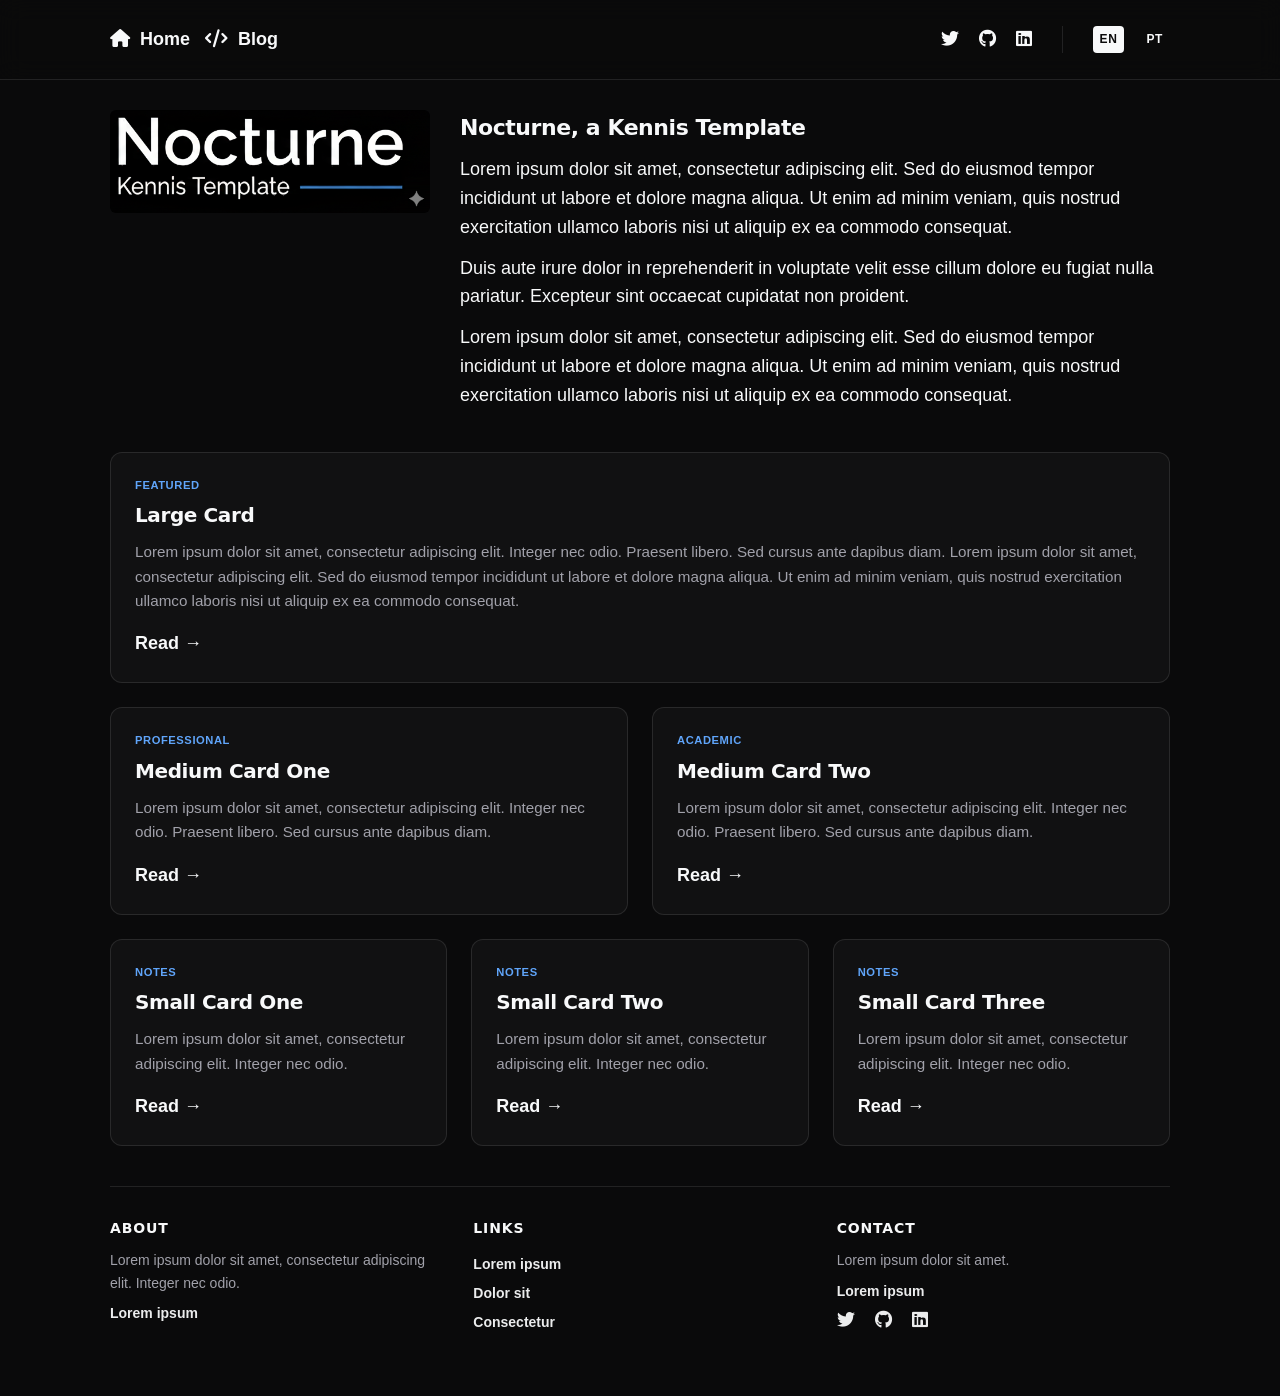
<file: templates/nocturne/demo/index.html>
<!DOCTYPE html>
<html lang="en">

<head>
    <meta charset="UTF-8">
    <meta name="viewport" content="width=device-width, initial-scale=1.0">
    <title>Nocturne - Premium Kennis Template</title>
    <meta name="description"
        content="Nocturne is a sleek, modern multilingual blog template for the Kennis Static Site Generator. Built for speed and elegance.">
    <meta name="keywords" content="Kennis, Static Site Generator, Blog Template, Multilingual, Nocturne">

    <!-- Open Graph / Facebook -->
    <meta property="og:type" content="website">
    <meta property="og:title" content="Nocturne - Premium Kennis Template">
    <meta property="og:description"
        content="Nocturne is a sleek, modern multilingual blog template for the Kennis Static Site Generator.">
    <meta property="og:image" content="assets/images/logo.png">

    <link rel="preconnect" href="https://fonts.googleapis.com">
    <link rel="preconnect" href="https://fonts.gstatic.com" crossorigin>
    <link rel="stylesheet" href="https://cdnjs.cloudflare.com/ajax/libs/font-awesome/6.4.0/css/all.min.css">
    <link rel="stylesheet" href="assets/css/styles.css">
</head>

<body>
    <!-- Header -->
    <header class="header">
        <div class="header-inner">
            <div class="header-left">
                <nav class="header-nav">
                    <i class="fas fa-home"></i><a href="index.html">Home</a>
                    <i class="fa-solid fa-code"></i><a href="blog.html">Blog</a>
                </nav>
            </div>
            <div class="header-right">
                <div class="social-links">
                    <a href="#" title="X"><i class="fa-brands fa-twitter"></i></a>
                    <a href="https://github.com/fernandoprass/nocturne" title="GitHub" target="_blank"><i
                            class="fab fa-github"></i></a>
                    <a href="#" title="LinkedIn"><i class="fab fa-linkedin"></i></a>
                </div>
                <div class="lang-links">
                    <a href="#en" class="lang-link active">EN</a>
                    <a href="#pt" class="lang-link">PT</a>
                </div>
            </div>
        </div>
    </header>

    <main class="page-container">
        <section class="page">
            <div class="page-left">
                <img src="assets/images/logo.png"
                    alt="Nocturne Template Logo - A Multilingual Static Site Generator Theme">
            </div>
            <div class="page-right">
                <h1>Nocturne, a Kennis Template</h1>
                <p>
                    Lorem ipsum dolor sit amet, consectetur adipiscing elit. Sed do eiusmod tempor incididunt ut labore
                    et dolore magna aliqua.
                    Ut enim ad minim veniam, quis nostrud exercitation ullamco laboris nisi ut aliquip ex ea commodo
                    consequat.
                </p>
                <p>
                    Duis aute irure dolor in reprehenderit in voluptate velit esse cillum dolore eu fugiat nulla
                    pariatur. Excepteur sint occaecat cupidatat non proident.
                </p>
                <p>
                    Lorem ipsum dolor sit amet, consectetur adipiscing elit. Sed do eiusmod tempor incididunt ut labore
                    et dolore magna aliqua.
                    Ut enim ad minim veniam, quis nostrud exercitation ullamco laboris nisi ut aliquip ex ea commodo
                    consequat.
                </p>
            </div>
        </section>

        <section class="card">
            <article class="card-large">
                <span class="card-category">Featured</span>
                <h2 class="card-title">Large Card</h2>
                <p class="card-resume">Lorem ipsum dolor sit amet, consectetur adipiscing
                    elit. Integer nec odio. Praesent libero. Sed cursus ante dapibus diam. Lorem ipsum dolor sit amet,
                    consectetur adipiscing elit. Sed do eiusmod tempor incididunt ut labore et dolore magna aliqua.
                    Ut enim ad minim veniam, quis nostrud exercitation ullamco laboris nisi ut aliquip ex ea commodo
                    consequat.
                </p>
                <p><a href="blog.html">Read →</a></p>
            </article>

            <article class="card-medium">
                <span class="card-category">Professional</span>
                <h3 class="card-title">Medium Card One</h3>
                <p class="card-resume">Lorem ipsum dolor sit amet, consectetur adipiscing elit. Integer nec odio.
                    Praesent libero. Sed cursus ante dapibus diam.</p>
                <p><a href="blog.html">Read →</a></p>
            </article>

            <article class="card-medium">
                <span class="card-category">Academic</span>
                <h3 class="card-title">Medium Card Two</h3>
                <p class="card-resume">Lorem ipsum dolor sit amet, consectetur adipiscing elit. Integer nec odio.
                    Praesent libero. Sed cursus ante dapibus diam.</p>
                <p><a href="blog.html">Read →</a></p>
            </article>

            <article class="card-small">
                <span class="card-category">Notes</span>
                <h4 class="card-title">Small Card One</h4>
                <p class="card-resume">Lorem ipsum dolor sit amet, consectetur adipiscing elit. Integer nec odio.</p>
                <p><a href="blog.html">Read →</a></p>
            </article>
            <article class="card-small">
                <span class="card-category">Notes</span>
                <h4 class="card-title">Small Card Two</h4>
                <p class="card-resume">Lorem ipsum dolor sit amet, consectetur adipiscing elit. Integer nec odio.</p>
                <p><a href="blog.html">Read →</a></p>
            </article>
            <article class="card-small">
                <span class="card-category">Notes</span>
                <h4 class="card-title">Small Card Three</h4>
                <p class="card-resume">Lorem ipsum dolor sit amet, consectetur adipiscing elit. Integer nec odio.</p>
                <p><a href="blog.html">Read →</a></p>
            </article>
        </section>

        <footer class="content-footer">
            <div class="footer-col">
                <h4>About</h4>
                <p>Lorem ipsum dolor sit amet, consectetur adipiscing elit. Integer nec
                    odio.</p>
                <p><a href="#">Lorem ipsum</a></p>
            </div>
            <div class="footer-col">
                <h4>Links</h4>
                <ul>
                    <li><a href="#">Lorem ipsum</a></li>
                    <li><a href="#">Dolor sit</a></li>
                    <li><a href="#">Consectetur</a></li>
                </ul>
            </div>
            <div class="footer-col">
                <h4>Contact</h4>
                <p>Lorem ipsum dolor sit amet.</p>
                <p><a href="#">Lorem ipsum</a></p>
                <div class="social-links">
                    <a href="#" title="X"><i class="fa-brands fa-twitter"></i></a>
                    <a href="https://github.com/fernandoprass/nocturne" title="GitHub" target="_blank"><i
                            class="fab fa-github"></i></a>
                    <a href="#" title="LinkedIn"><i class="fab fa-linkedin"></i></a>
                </div>
            </div>
        </footer>
    </main>
</body>

</html>
</file>
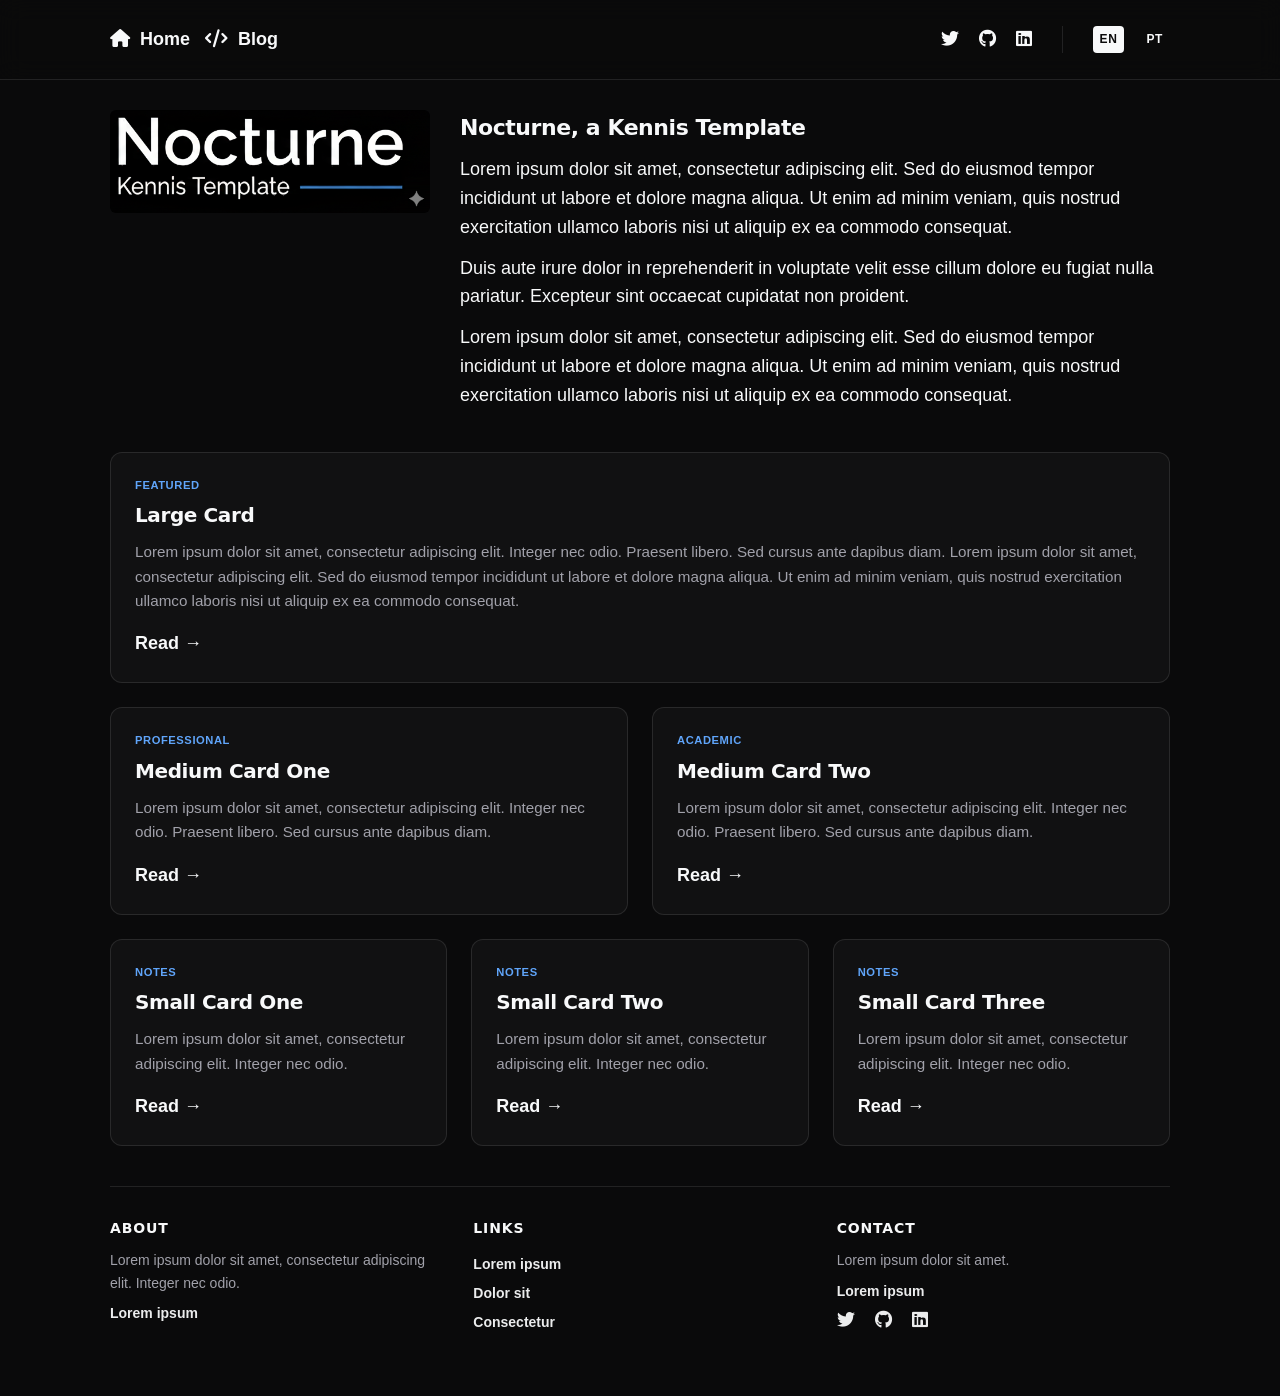
<file: templates/nocturne/scr/index.html>
<!DOCTYPE html>
<html lang="{@site.language}">

<head>
    <meta charset="UTF-8">
    <meta name="viewport" content="width=device-width, initial-scale=1.0">
    <meta name="robots" content="index, follow" />

    <title>{@site.title}</title>
    <meta name="description" content="{@site.description}" />
    <meta name="author" content="{@author.name}" />
    <meta name="keywords" content="{@site.keywords}" />
    <meta name="revised" content="{@site.modified}" />

    <!-- Open Graph / Facebook -->
    <meta property="og:type" content="website">
    <meta property="og:title" content="{@site.title}">
    <meta property="og:description" content="{@site.description}">
    <meta property="og:image" content="assets/images/logo.png">

    <link rel="preconnect" href="https://fonts.googleapis.com">
    <link rel="preconnect" href="https://fonts.gstatic.com" crossorigin>
    <link rel="stylesheet" href="https://cdnjs.cloudflare.com/ajax/libs/font-awesome/6.4.0/css/all.min.css">
    <link rel="stylesheet" href="assets/css/styles.css">
</head>

<body>
    <!-- Header -->
    <header class="header">
        <div class="header-inner">
            <div class="header-left">
                <nav class="header-nav">
                    <i class="fas fa-home"></i><a href="index.html">Home</a>
                    <i class="fa-solid fa-code"></i><a href="blog.html">Blog</a>
                </nav>
            </div>
            <div class="header-right">
                <div class="social-links">
                    <a href="#" title="X"><i class="fa-brands fa-twitter"></i></a>
                    <a href="https://github.com/fernandoprass/nocturne" title="GitHub" target="_blank"><i
                            class="fab fa-github"></i></a>
                    <a href="#" title="LinkedIn"><i class="fab fa-linkedin"></i></a>
                </div>
                <div class="lang-links">
                    <a href="#en" class="lang-link active">EN</a>
                    <a href="#pt" class="lang-link">PT</a>
                </div>
            </div>
        </div>
    </header>

    <!-- Main Container -->
    <main class="page-container">
        <section class="page">
            <div class="page-left">
                <img src="assets/images/logo.png"
                    alt="Nocturne Template Logo - A Multilingual Static Site Generator Theme">
            </div>
            <div class="page-right">
                <h1>Nocturne, a Kennis Template</h1>
                <p>
                    Lorem ipsum dolor sit amet, consectetur adipiscing elit. Sed do eiusmod tempor incididunt ut labore
                    et dolore magna aliqua.
                    Ut enim ad minim veniam, quis nostrud exercitation ullamco laboris nisi ut aliquip ex ea commodo
                    consequat.
                </p>
                <p>
                    Duis aute irure dolor in reprehenderit in voluptate velit esse cillum dolore eu fugiat nulla
                    pariatur. Excepteur sint occaecat cupidatat non proident.
                </p>
                <p>
                    Lorem ipsum dolor sit amet, consectetur adipiscing elit. Sed do eiusmod tempor incididunt ut labore
                    et dolore magna aliqua.
                    Ut enim ad minim veniam, quis nostrud exercitation ullamco laboris nisi ut aliquip ex ea commodo
                    consequat.
                </p>
            </div>
        </section>

        <section class="card">
            <article class="card-large">
                <span class="card-category">Featured</span>
                <h2 class="card-title">Large Card</h2>
                <p class="card-resume">Lorem ipsum dolor sit amet, consectetur adipiscing
                    elit. Integer nec odio. Praesent libero. Sed cursus ante dapibus diam. Lorem ipsum dolor sit amet,
                    consectetur adipiscing elit. Sed do eiusmod tempor incididunt ut labore et dolore magna aliqua.
                    Ut enim ad minim veniam, quis nostrud exercitation ullamco laboris nisi ut aliquip ex ea commodo
                    consequat.
                </p>
                <p><a href="blog.html">Read →</a></p>
            </article>

            <article class="card-medium">
                <span class="card-category">Professional</span>
                <h3 class="card-title">Medium Card One</h3>
                <p class="card-resume">Lorem ipsum dolor sit amet, consectetur adipiscing elit. Integer nec odio.
                    Praesent libero. Sed cursus ante dapibus diam.</p>
                <p><a href="blog.html">Read →</a></p>
            </article>

            <article class="card-medium">
                <span class="card-category">Academic</span>
                <h3 class="card-title">Medium Card Two</h3>
                <p class="card-resume">Lorem ipsum dolor sit amet, consectetur adipiscing elit. Integer nec odio.
                    Praesent libero. Sed cursus ante dapibus diam.</p>
                <p><a href="blog.html">Read →</a></p>
            </article>

            <article class="card-small">
                <span class="card-category">Notes</span>
                <h4 class="card-title">Small Card One</h4>
                <p class="card-resume">Lorem ipsum dolor sit amet, consectetur adipiscing elit. Integer nec odio.</p>
                <p><a href="blog.html">Read →</a></p>
            </article>
            <article class="card-small">
                <span class="card-category">Notes</span>
                <h4 class="card-title">Small Card Two</h4>
                <p class="card-resume">Lorem ipsum dolor sit amet, consectetur adipiscing elit. Integer nec odio.</p>
                <p><a href="blog.html">Read →</a></p>
            </article>
            <article class="card-small">
                <span class="card-category">Notes</span>
                <h4 class="card-title">Small Card Three</h4>
                <p class="card-resume">Lorem ipsum dolor sit amet, consectetur adipiscing elit. Integer nec odio.</p>
                <p><a href="blog.html">Read →</a></p>
            </article>
        </section>

        <!-- Footer -->
        <footer class="content-footer">
            <div class="footer-col">
                <h4>About</h4>
                <p>Lorem ipsum dolor sit amet, consectetur adipiscing elit. Integer nec
                    odio.</p>
                <p><a href="#">Lorem ipsum</a></p>
            </div>
            <div class="footer-col">
                <h4>Links</h4>
                <ul>
                    <li><a href="#">Lorem ipsum</a></li>
                    <li><a href="#">Dolor sit</a></li>
                    <li><a href="#">Consectetur</a></li>
                </ul>
            </div>
            <div class="footer-col">
                <h4>Contact</h4>
                <p>Lorem ipsum dolor sit amet.</p>
                <p><a href="#">Lorem ipsum</a></p>
                <div class="social-links">
                    <a href="#" title="X"><i class="fa-brands fa-twitter"></i></a>
                    <a href="https://github.com/fernandoprass/nocturne" title="GitHub" target="_blank"><i
                            class="fab fa-github"></i></a>
                    <a href="#" title="LinkedIn"><i class="fab fa-linkedin"></i></a>
                </div>
            </div>
        </footer>
    </main>
</body>

</html>
</file>
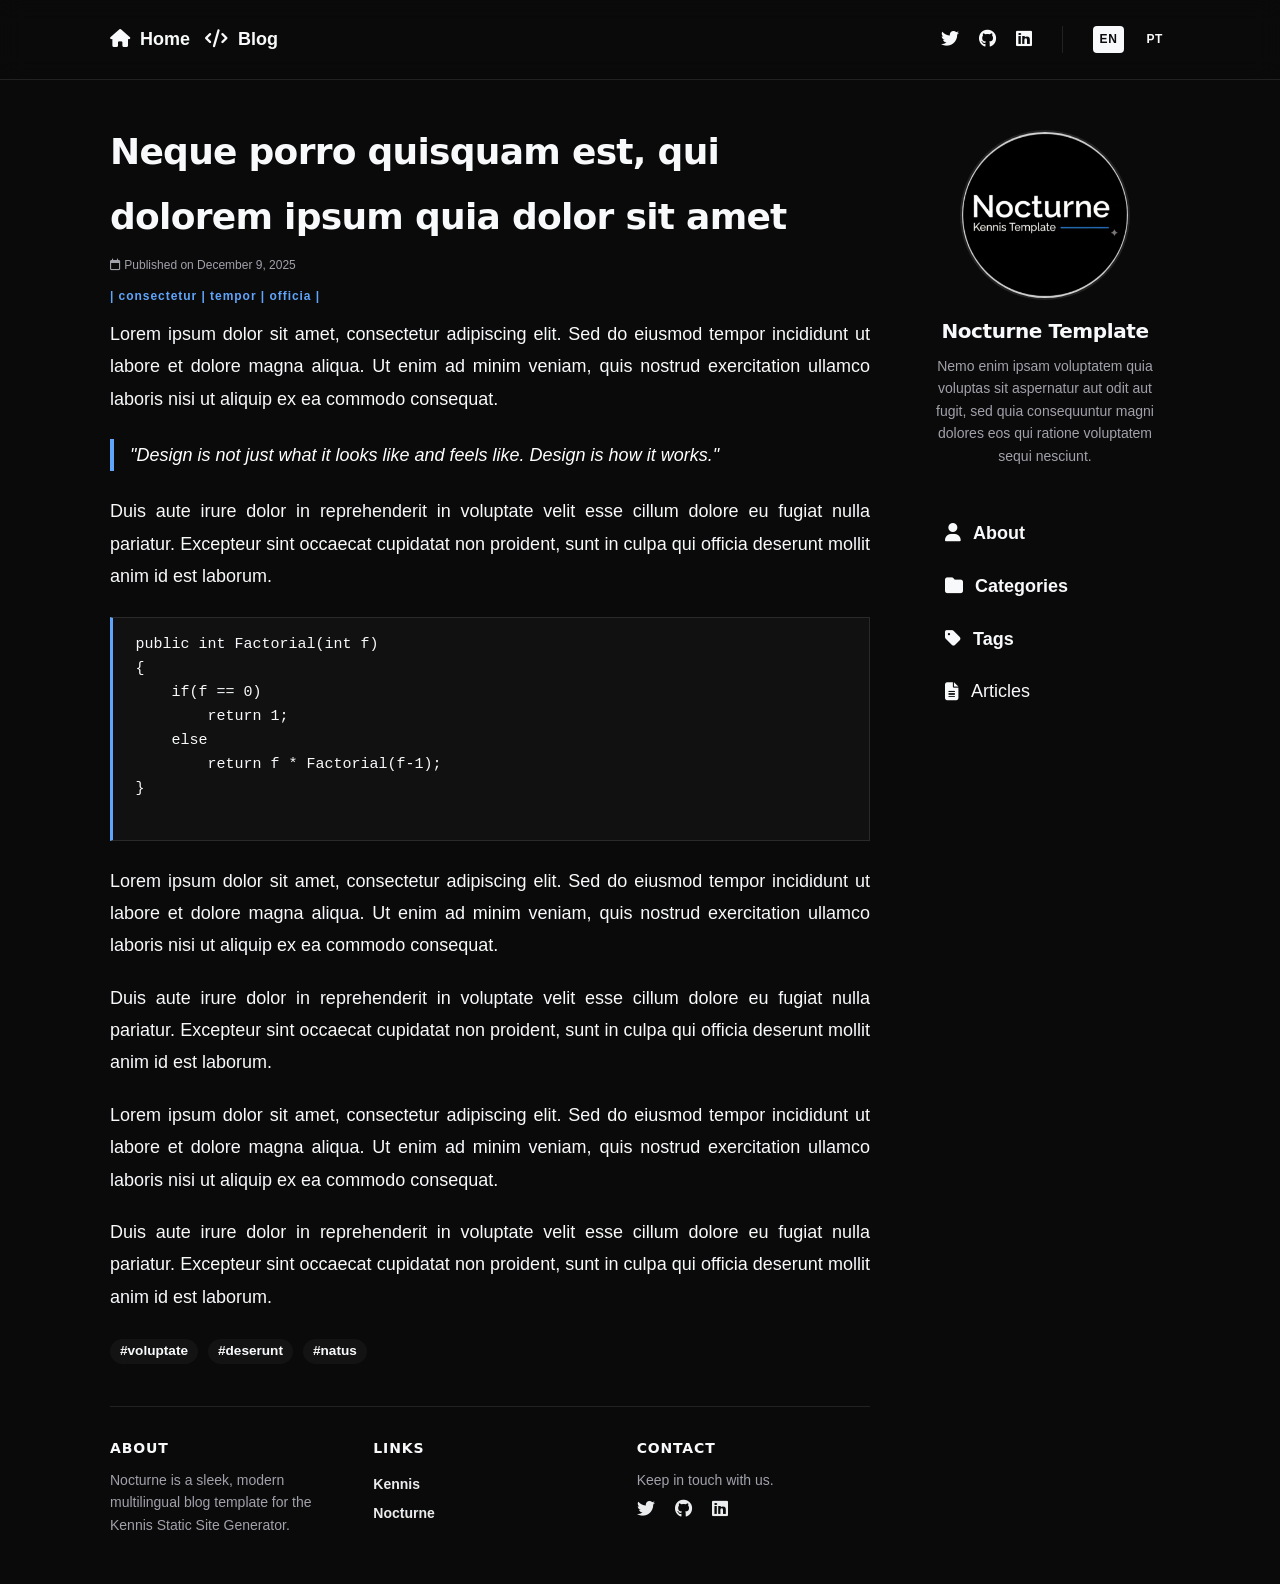
<file: templates/nocturne/demo/blog-post.html>
<!DOCTYPE html>
<html lang="en">

<head>
    <meta charset="UTF-8">
    <meta name="viewport" content="width=device-width, initial-scale=1.0">
    <title>Article - Nocturne Premium Template</title>
    <meta name="description" content="Detailed article view on the Nocturne blog.">
    <meta name="keywords" content="Blog, Kennis, Multilingual, Nocturne, Articles">

    <!-- Open Graph / Facebook -->
    <meta property="og:type" content="article">
    <meta property="og:title" content="Article - Nocturne Premium Template">
    <meta property="og:description" content="Read the latest articles on the Nocturne blog.">

    <link rel="preconnect" href="https://fonts.googleapis.com">
    <link rel="preconnect" href="https://fonts.gstatic.com" crossorigin>
    <link rel="stylesheet" href="https://cdnjs.cloudflare.com/ajax/libs/font-awesome/6.4.0/css/all.min.css">
    <link rel="stylesheet" href="assets/css/styles.css">
</head>

<body>
    <!-- Header -->
    <header class="header">
        <div class="header-inner">
            <div class="header-left">
                <nav class="header-nav">
                    <i class="fas fa-home"></i><a href="index.html">Home</a>
                    <i class="fa-solid fa-code"></i><a href="blog.html">Blog</a>
                </nav>
            </div>
            <div class="header-right">
                <div class="social-links">
                    <a href="#" title="X"><i class="fa-brands fa-twitter"></i></a>
                    <a href="https://github.com/fernandoprass/nocturne" title="GitHub" target="_blank"><i
                            class="fab fa-github"></i></a>
                    <a href="#" title="LinkedIn"><i class="fab fa-linkedin"></i></a>
                </div>
                <div class="lang-links">
                    <a href="#en" class="lang-link active">EN</a>
                    <a href="#pt" class="lang-link">PT</a>
                </div>
            </div>
        </div>
    </header>

    <!-- Main Container -->
    <div class="blog-container">
        <!-- Sidebar -->
        <aside class="sidebar" id="sidebar">
            <div class="sidebar-content">
                <div class="author-section">
                    <div class="author-avatar">
                        <img src="assets/images/avatar.png" alt="Nocturne, Kennis Template">
                    </div>
                    <h2 class="author-name">Nocturne Template</h2>
                    <p class="author-bio">Nemo enim ipsam voluptatem quia voluptas sit aspernatur aut odit aut fugit,
                        sed quia consequuntur magni dolores eos qui
                        ratione voluptatem sequi nesciunt.</p>
                </div>

                <nav class="sidebar-nav">
                    <a href="#biography" class="nav-link">
                        <i class="fas fa-user"></i> About
                    </a>
                    <a href="#categories" class="nav-link">
                        <i class="fas fa-folder"></i> Categories
                    </a>
                    <a href="#tags" class="nav-link">
                        <i class="fas fa-tag"></i> Tags
                    </a>
                    <div class="nav-link" id="articlesLink">
                        <i class="fas fa-file-alt"></i> Articles
                    </div>
                </nav>
            </div>
        </aside>

        <!-- Main Content -->
        <main class="content">
            <section class="post">
                <article>
                    <h1>Neque porro quisquam est, qui dolorem ipsum quia dolor sit amet</h1>
                    <p class="date"><i class="fa-regular fa-calendar"></i> <span class="post-meta">Published on
                            December 9, 2025</span></p>
                    <span class="categories">| Consectetur | tempor | officia |</span>
                    <p>
                        Lorem ipsum dolor sit amet, consectetur adipiscing elit. Sed do eiusmod tempor incididunt ut
                        labore et dolore magna aliqua.
                        Ut enim ad minim veniam, quis nostrud exercitation ullamco laboris nisi ut aliquip ex ea
                        commodo consequat.
                    </p>
                    <blockquote>
                        "Design is not just what it looks like and feels like. Design is how it works."
                    </blockquote>
                    <p>
                        Duis aute irure dolor in reprehenderit in voluptate velit esse cillum dolore eu fugiat nulla
                        pariatur. Excepteur sint occaecat
                        cupidatat non proident, sunt in culpa qui officia deserunt mollit anim id est laborum.
                    </p>

                    <pre>
public int Factorial(int f)
{
    if(f == 0)
        return 1;
    else
        return f * Factorial(f-1); 
}
                    </pre>

                    <p>
                        Lorem ipsum dolor sit amet, consectetur adipiscing elit. Sed do eiusmod tempor incididunt ut
                        labore et dolore magna aliqua.
                        Ut enim ad minim veniam, quis nostrud exercitation ullamco laboris nisi ut aliquip ex ea
                        commodo consequat.
                    </p>
                    <p>
                        Duis aute irure dolor in reprehenderit in voluptate velit esse cillum dolore eu fugiat nulla
                        pariatur. Excepteur sint occaecat
                        cupidatat non proident, sunt in culpa qui officia deserunt mollit anim id est laborum.
                    </p>


                    <p>
                        Lorem ipsum dolor sit amet, consectetur adipiscing elit. Sed do eiusmod tempor incididunt ut
                        labore et dolore magna aliqua.
                        Ut enim ad minim veniam, quis nostrud exercitation ullamco laboris nisi ut aliquip ex ea
                        commodo consequat.
                    </p>
                    <p>
                        Duis aute irure dolor in reprehenderit in voluptate velit esse cillum dolore eu fugiat nulla
                        pariatur. Excepteur sint occaecat
                        cupidatat non proident, sunt in culpa qui officia deserunt mollit anim id est laborum.
                    </p>

                    <ul class="tags">
                        <li><a href="/tag/backend" rel="tag">#voluptate</a></li>
                        <li><a href="/tag/php" rel="tag">#deserunt</a></li>
                        <li><a href="/tag/career" rel="tag">#natus</a></li>
                    </ul>
                </article>
            </section>

            <!-- Footer -->
            <footer class="content-footer">
                <div class="footer-col">
                    <h4>About</h4>
                    <p>Nocturne is a sleek, modern multilingual blog template for the Kennis Static Site Generator.</p>
                </div>
                <div class="footer-col">
                    <h4>Links</h4>
                    <ul>
                        <li><a href="#">Kennis</a></li>
                        <li><a href="#">Nocturne</a></li>
                    </ul>
                </div>
                <div class="footer-col">
                    <h4>Contact</h4>
                    <p>Keep in touch with us.</p>
                    <div class="social-links">
                        <a href="#" title="X"><i class="fa-brands fa-twitter"></i></a>
                        <a href="https://github.com/fernandoprass/nocturne" title="GitHub" target="_blank"><i
                                class="fab fa-github"></i></a>
                        <a href="#" title="LinkedIn"><i class="fab fa-linkedin"></i></a>
                    </div>
                </div>
            </footer>
        </main>
    </div>
</body>

</html>
</file>
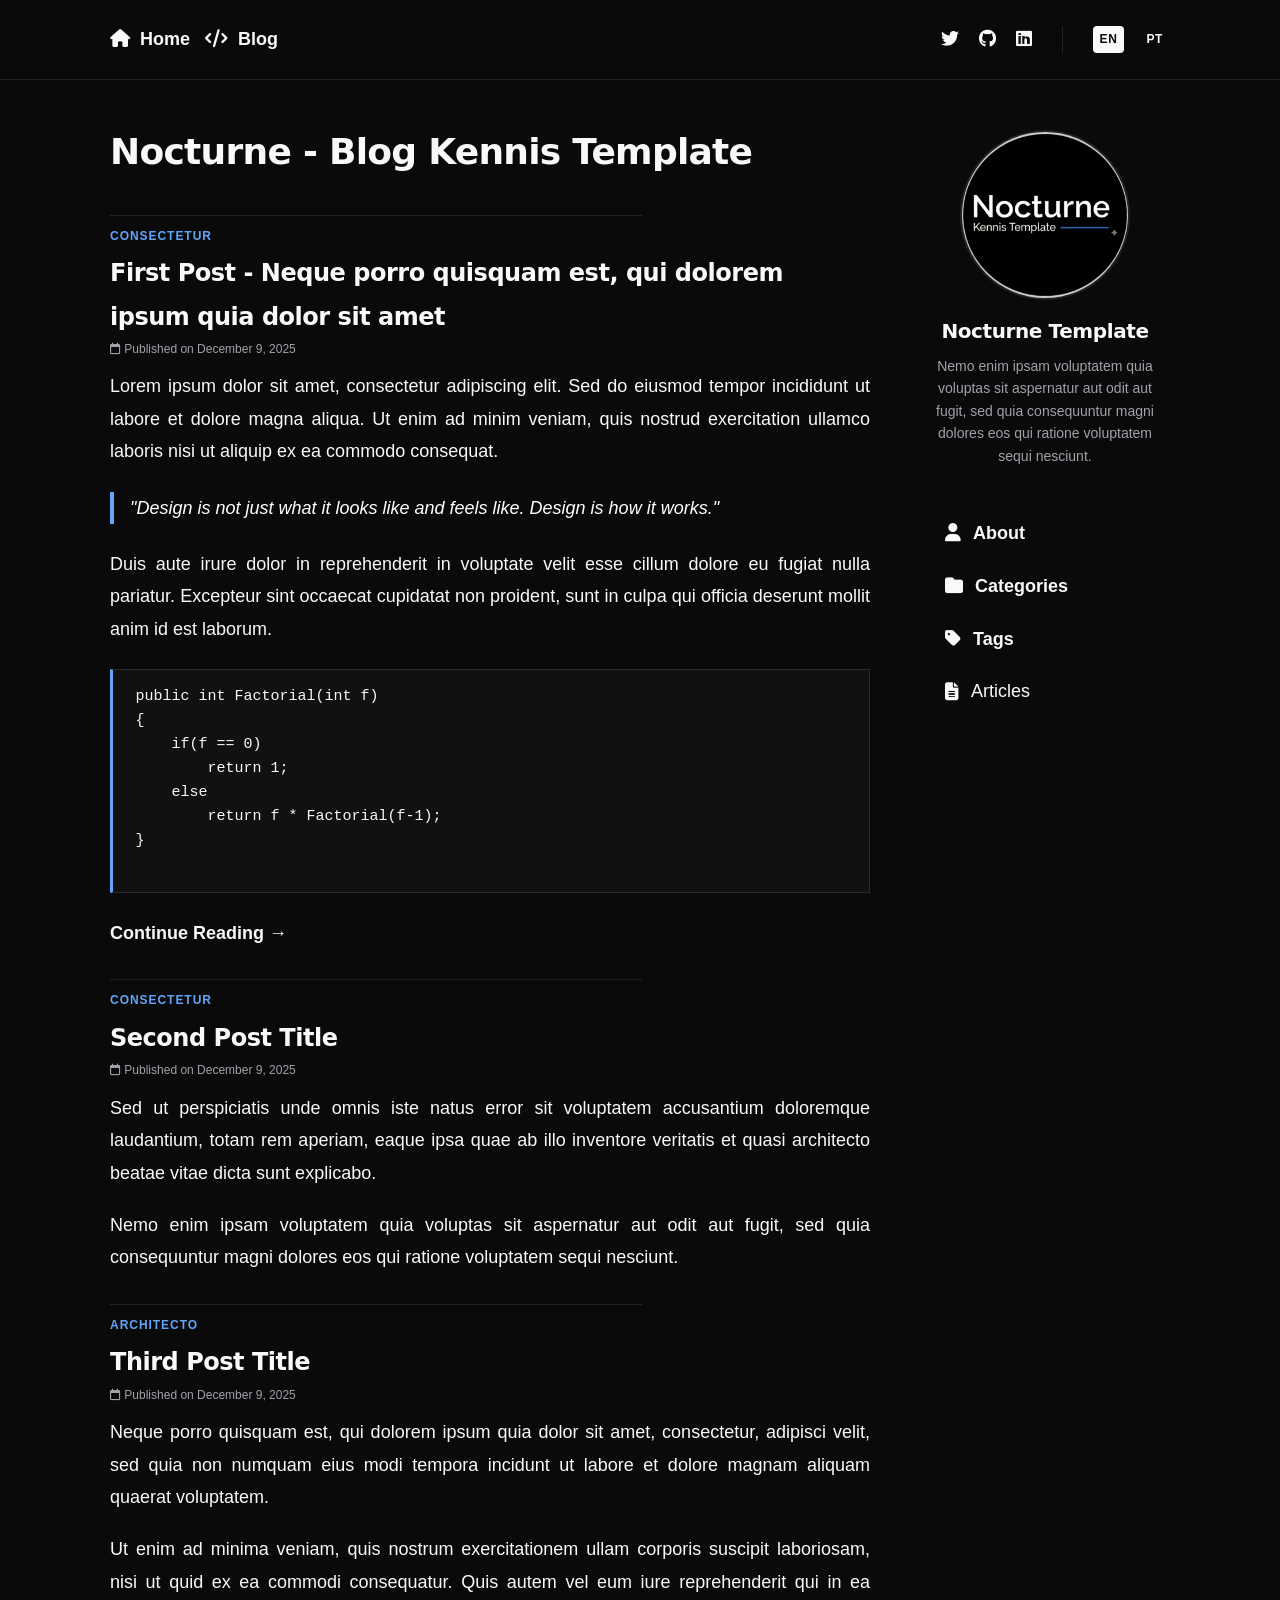
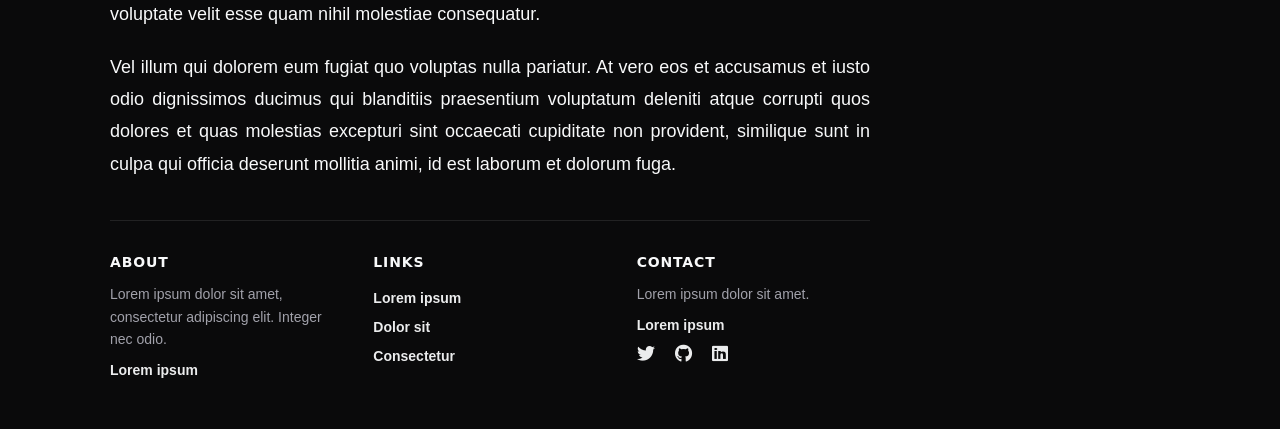
<file: templates/nocturne/demo/blog.html>
<!DOCTYPE html>
<html lang="en">

<head>
    <meta charset="UTF-8">
    <meta name="viewport" content="width=device-width, initial-scale=1.0">
    <title>Blog - Nocturne Premium Template</title>
    <meta name="description"
        content="Read the latest articles on the Nocturne blog. A modern, fast, and multilingual blogging experience.">
    <meta name="keywords" content="Blog, Kennis, Multilingual, Nocturne, Articles">

    <!-- Open Graph / Facebook -->
    <meta property="og:type" content="article">
    <meta property="og:title" content="Blog - Nocturne Premium Template">
    <meta property="og:description" content="Read the latest articles on the Nocturne blog.">

    <link rel="preconnect" href="https://fonts.googleapis.com">
    <link rel="preconnect" href="https://fonts.gstatic.com" crossorigin>
    <link rel="stylesheet" href="https://cdnjs.cloudflare.com/ajax/libs/font-awesome/6.4.0/css/all.min.css">
    <link rel="stylesheet" href="assets/css/styles.css">
</head>

<body>
    <!-- Header -->
    <header class="header">
        <div class="header-inner">
            <div class="header-left">
                <nav class="header-nav">
                    <i class="fas fa-home"></i><a href="index.html">Home</a>
                    <i class="fa-solid fa-code"></i><a href="blog.html">Blog</a>
                </nav>
            </div>
            <div class="header-right">
                <div class="social-links">
                    <a href="#" title="X"><i class="fa-brands fa-twitter"></i></a>
                    <a href="https://github.com/fernandoprass/nocturne" title="GitHub" target="_blank"><i
                            class="fab fa-github"></i></a>
                    <a href="#" title="LinkedIn"><i class="fab fa-linkedin"></i></a>
                </div>
                <div class="lang-links">
                    <a href="#en" class="lang-link active">EN</a>
                    <a href="#pt" class="lang-link">PT</a>
                </div>
            </div>
        </div>
    </header>

    <!-- Main Container -->
    <div class="blog-container">
        <!-- Sidebar -->
        <aside class="sidebar" id="sidebar">
            <div class="sidebar-content">
                <div class="author-section">
                    <div class="author-avatar">
                        <img src="assets/images/avatar.png" alt="Nocturne, Kennis Template">
                    </div>
                    <h2 class="author-name">Nocturne Template</h2>
                    <p class="author-bio">Nemo enim ipsam voluptatem quia voluptas sit aspernatur
                        aut odit aut fugit, sed quia consequuntur magni dolores eos qui
                        ratione voluptatem sequi nesciunt.</p>
                </div>

                <nav class="sidebar-nav">
                    <a href="#biography" class="nav-link">
                        <i class="fas fa-user"></i> About
                    </a>
                    <a href="#categories" class="nav-link">
                        <i class="fas fa-folder"></i> Categories
                    </a>
                    <a href="#tags" class="nav-link">
                        <i class="fas fa-tag"></i> Tags
                    </a>
                    <div class="nav-link" id="articlesLink">
                        <i class="fas fa-file-alt"></i> <span>Articles</span>
                    </div>
                </nav>
            </div>
        </aside>

        <!-- Main Content -->
        <main class="content">
            <section class="post">
                <h1>Nocturne - Blog Kennis Template</h1>
                <article>
                    <span class="category">Consectetur </span>
                    <h2>First Post - Neque porro quisquam est, qui dolorem ipsum quia dolor sit amet</h2>
                    <p class="date"><i class="fa-regular fa-calendar"></i> <span class="post-meta">Published on December
                            9, 2025</span></p>

                    <p>
                        Lorem ipsum dolor sit amet, consectetur adipiscing elit. Sed do eiusmod tempor incididunt ut
                        labore et dolore magna aliqua.
                        Ut enim ad minim veniam, quis nostrud exercitation ullamco laboris nisi ut aliquip ex ea commodo
                        consequat.
                    </p>
                    <blockquote>
                        "Design is not just what it looks like and feels like. Design is how it works."
                    </blockquote>
                    <p>
                        Duis aute irure dolor in reprehenderit in voluptate velit esse cillum dolore eu fugiat nulla
                        pariatur. Excepteur sint occaecat
                        cupidatat non proident, sunt in culpa qui officia deserunt mollit anim id est laborum.
                    </p>

                    <pre>
public int Factorial(int f)
{
    if(f == 0)
        return 1;
    else
        return f * Factorial(f-1); 
}
                    </pre>

                    <p><a href="blog-post.html">Continue Reading →</a></p>
                </article>

                <article>
                    <span class="category">Consectetur</span>
                    <h2>Second Post Title</h2>
                    <p class="date"><i class="fa-regular fa-calendar"></i> <span class="post-meta">Published on December
                            9, 2025</span></p>
                    <p>
                        Sed ut perspiciatis unde omnis iste natus error sit voluptatem accusantium doloremque
                        laudantium, totam rem aperiam,
                        eaque ipsa quae ab illo inventore veritatis et quasi architecto beatae vitae dicta sunt
                        explicabo.
                    </p>
                    <p>
                        Nemo enim ipsam voluptatem quia voluptas sit aspernatur aut odit aut fugit, sed quia
                        consequuntur magni dolores eos qui
                        ratione voluptatem sequi nesciunt.
                    </p>
                </article>

                <article>
                    <span class="category">Architecto</span>
                    <h2>Third Post Title</h2>
                    <p class="date"><i class="fa-regular fa-calendar"></i> <span="post-meta">Published on December 9,
                            2025</span></p>
                    <p>
                        Neque porro quisquam est, qui dolorem ipsum quia dolor sit amet, consectetur, adipisci velit,
                        sed quia non numquam eius modi
                        tempora incidunt ut labore et dolore magnam aliquam quaerat voluptatem.
                    </p>
                    <p>
                        Ut enim ad minima veniam, quis nostrum exercitationem ullam corporis suscipit laboriosam, nisi
                        ut quid ex ea commodi consequatur.
                        Quis autem vel eum iure reprehenderit qui in ea voluptate velit esse quam nihil molestiae
                        consequatur.
                    </p>
                    <p>
                        Vel illum qui dolorem eum fugiat quo voluptas nulla pariatur. At vero eos et accusamus et iusto
                        odio dignissimos ducimus qui
                        blanditiis praesentium voluptatum deleniti atque corrupti quos dolores et quas molestias
                        excepturi sint occaecati cupiditate
                        non provident, similique sunt in culpa qui officia deserunt mollitia animi, id est laborum et
                        dolorum fuga.
                    </p>
                </article>
            </section>

            <!-- Footer -->
            <footer class="content-footer">
                <div class="footer-col">
                    <h4>About</h4>
                    <p>Lorem ipsum dolor sit amet, consectetur adipiscing elit. Integer nec odio.</p>
                    <p><a href="#">Lorem ipsum</a></p>
                </div>
                <div class="footer-col">
                    <h4>Links</h4>
                    <ul>
                        <li><a href="#">Lorem ipsum</a></li>
                        <li><a href="#">Dolor sit</a></li>
                        <li><a href="#">Consectetur</a></li>
                    </ul>
                </div>
                <div class="footer-col">
                    <h4>Contact</h4>
                    <p>Lorem ipsum dolor sit amet.</p>
                    <p><a href="#">Lorem ipsum</a></p>
                    <div class="social-links">
                        <a href="#" title="X"><i class="fa-brands fa-twitter"></i></a>
                        <a href="https://github.com/fernandoprass/nocturne" title="GitHub" target="_blank"><i
                                class="fab fa-github"></i></a>
                        <a href="#" title="LinkedIn"><i class="fab fa-linkedin"></i></a>
                    </div>
                </div>
            </footer>
        </main>
    </div>
</body>

</html>
</file>
<file: templates/nocturne/demo/assets/css/styles.css>
* {
    margin: 0;
    padding: 0;
    box-sizing: border-box;
}

:root {
    --bg-dark: #0a0a0b;
    --card-background: rgba(255, 255, 255, 0.03);
    --panel-dark: #121212;
    --text-white: #f8f9fa;
    --text-grey: #a1a1aa;
    --text-category: #60a5fa;
    --border-color: rgba(255, 255, 255, 0.1);
    --quote-bar-color: #60a5fa;
    --sidebar-width: 250px;
    --header-height: 80px;
    --max-content-width: 1100px;
    --accent-glow: rgba(96, 165, 250, 0.15);
}

body {
    background-color: var(--bg-dark);
    color: var(--text-white);
    font-family: -apple-system, BlinkMacSystemFont, 'Segoe UI', 'Roboto', 'Oxygen', 'Ubuntu', 'Cantarell', sans-serif;
    line-height: 1.6;
    font-size: 18px;
    -webkit-font-smoothing: antialiased;
    overflow-x: hidden;
}

@keyframes fadeIn {
    from {
        opacity: 0;
        transform: translateY(10px);
    }

    to {
        opacity: 1;
        transform: translateY(0);
    }
}

.page-container,
.blog-container {
    animation: fadeIn 0.8s ease-out forwards;
}

h1,
h2,
h3,
h4 {
    font-family: 'Segoe UI', system-ui, -apple-system, sans-serif;
    font-weight: 700;
    letter-spacing: -0.02em;
}

a {
    color: var(--text-white);
    text-decoration: none;
    font-weight: 600;
}

a:hover {
    color: var(--text-grey);
}

/* --- SCROLLBAR STYLING --- */
::-webkit-scrollbar {
    width: 8px;
}

::-webkit-scrollbar-track {
    background: var(--bg-dark);
}

::-webkit-scrollbar-thumb {
    background: var(--border-color);
    border-radius: 4px;
}

::-webkit-scrollbar-thumb:hover {
    background: var(--text-grey);
}


/* --- HEADER --- */
.header {
    position: fixed;
    top: 0;
    left: 0;
    right: 0;
    height: var(--header-height);
    background-color: rgba(10, 10, 11, 0.8);
    backdrop-filter: blur(12px);
    -webkit-backdrop-filter: blur(12px);
    border-bottom: 1px solid var(--border-color);
    z-index: 100;
    transition: all 0.3s ease;
}

.header-inner {
    max-width: var(--max-content-width);
    width: 100%;
    height: 100%;
    margin: 0 auto;
    padding: 0 20px;
    display: flex;
    justify-content: space-between;
    align-items: center;
}

.header-left,
.header-right {
    display: flex;
    gap: 30px;
    align-items: center;
}

.header-nav a,
.header-right a {
    color: var(--text-white);
    text-decoration: none;
    transition: color 0.3s;
}

.header-nav a {
    padding: 0 10px;
}

.header-nav a:hover,
.header-right a:hover {
    color: var(--text-grey);
}

.header-right i {
    font-size: 20px;
}

/* Social Links */
.social-links {
    display: flex;
    gap: 20px;
    align-items: center;
}

.social-links a i {
    font-size: 18px;
    transition: color 0.3s;
}

.social-links a:hover i {
    color: var(--text-grey);
}

/* Language Links */
.lang-links {
    display: flex;
    gap: 15px;
    align-items: center;
    border-left: 1px solid var(--border-color);
    padding-left: 30px;
}

.lang-link {
    color: var(--text-white);
    text-decoration: none;
    font-size: 12px;
    font-weight: 600;
    padding: 4px 7px;
    border-radius: 4px;
    transition: all 0.3s;
    text-transform: uppercase;
    letter-spacing: 0.05em;
}

.lang-link:hover {
    background-color: var(--border-color);
    color: var(--text-white);
}

.lang-link.active {
    background-color: var(--text-white);
    color: var(--bg-dark);
}

.lang-link.active:hover {
    background-color: var(--text-white);
    color: var(--bg-dark);
}

.blog-container {
    display: flex;
    align-items: flex-start;
    gap: 30px;
    margin: var(--header-height) auto 0;
    max-width: var(--max-content-width);
    width: calc(100% - 40px);
    padding: 20px 0;
}

/* Sidebar */
.sidebar {
    order: 1;
    flex: 0 0 var(--sidebar-width);
    position: sticky;
    top: calc(var(--header-height) + 20px);
    height: calc(100vh - var(--header-height) - 40px);
    padding: 10px;
    overflow-y: auto;
}

/* Hide scrollbar for sidebar but allow scrolling */
.sidebar::-webkit-scrollbar {
    width: 0px;
    background: transparent;
}

.sidebar-content {
    display: flex;
    flex-direction: column;
    gap: 40px;
}

.author-section {
    display: flex;
    flex-direction: column;
    align-items: center;
    text-align: center;
    padding-top: 20px;
}

.author-avatar {
    width: 170px;
    height: 170px;
    border-radius: 50%;
    overflow: hidden;
    margin-bottom: 15px;
    border: 2px solid var(--border-color);
    background-color: var(--bg-dark);
}

.author-avatar img {
    width: 100%;
    height: 100%;
    object-fit: cover;
    object-position: center;
    display: block;
}

.author-name {
    font-size: 20px;
    font-weight: 600;
    margin-bottom: 8px;
}

.author-bio {
    color: var(--text-grey);
    font-size: 14px;
}

/* Sidebar Navigation */
.sidebar-nav {
    display: flex;
    flex-direction: column;
    gap: 0;
}

.nav-link {
    display: flex;
    align-items: center;
    gap: 12px;
    padding: 12px 15px;
    color: var(--text-white);
    text-decoration: none;
    cursor: pointer;
    transition: all 0.3s;
    border-radius: 4px;
}

.nav-link:hover {
    background-color: var(--border-color);
    padding-left: 20px;
}

/* Content Area */
.content {
    order: 0;
    flex: 1 1 auto;
    padding: 20px;
    max-width: 800px;
}

.post {
    line-height: 1.8;
}

.post .category {
    color: var(--text-category);
    font-size: 0.75rem;
    font-weight: 700;
    text-transform: uppercase;
    letter-spacing: 0.08em;
    margin-bottom: 5px;
    margin-top: 30px;
    display: block;
    border-top: 1px solid var(--border-color);
    width: 70%;
    padding-top: 10px;
}

.post .categories {
    color: var(--text-category);
    font-size: 0.75rem;
    font-weight: 700;
    letter-spacing: 0.08em;
    margin-bottom: 10px;
    display: block;
    width: 70%;
    text-transform: lowercase;
}

.post .date {
    color: var(--text-grey);
    font-size: 12px;
    margin-bottom: 10px;
}

.post h1 {
    font-size: 36px;
    margin-bottom: 5px;
}

.post h2 {
    font-size: 24px;
}

.post p {
    margin-bottom: 20px;
    text-align: justify;
}

.post blockquote {
    border-left: 4px solid var(--quote-bar-color);
    padding-left: 1rem;
    font-style: italic;
    color: white;
    margin: 1.5rem 0;
}

/* Code Block */
pre {
    background: var(--card-background);
    border: 1px solid var(--border-color);
    border-left: 3px solid var(--quote-bar-color);
    color: var(--text-white);
    font-family: monospace;
    font-size: 15px;
    line-height: 1.6;
    margin: 1.6em 0 1.6em 0;
    /* Simplify vertical margins */
    max-width: 100%;
    overflow: auto;
    padding: 1em 1.5em;
    display: block;
    word-wrap: break-word;
}

.tags {
    list-style: none;
    display: flex;
    gap: 10px;
    flex-wrap: wrap;
    margin: 10px 0 0 0;
    padding: 0;
}

.tags li a {
    display: inline-block;
    padding: 0px 10px;
    background: rgba(255, 255, 255, 0.04);
    color: var(--text-white);
    text-decoration: none;
    border-radius: 999px;
    font-size: 0.85rem;
    transition: background .18s, color .18s;
}

.tags li a:hover {
    background: var(--border-color);
    color: var(--text-white);
}

.content-footer {
    display: flex;
    gap: 30px;
    justify-content: space-between;
    margin-top: 40px;
    padding-top: 30px;
    border-top: 1px solid var(--border-color);
}

.content-footer .footer-col {
    flex: 1 1 0;
    min-width: 160px;
}

.content-footer a {
    font-size: 14px;
}

.content-footer h4 {
    margin-bottom: 10px;
    font-size: 14px;
    text-transform: uppercase;
    letter-spacing: 0.06em;
}

.content-footer p {
    color: var(--text-grey);
    font-size: 14px;
    margin-bottom: 8px;
}

.content-footer ul {
    list-style: none;
    padding: 0;
    margin: 0;
}

.content-footer a {
    color: var(--text-white);
    text-decoration: none;
    transition: color 0.2s, opacity 0.2s;
    opacity: 0.95;
}

.content-footer a:hover {
    color: var(--text-grey);
    opacity: 1;
}

.page-container {
    margin: calc(var(--header-height) + 30px) auto 60px;
    max-width: var(--max-content-width);
    width: calc(100% - 40px);
    padding: 0 20px;
}

.page {
    display: flex;
    gap: 30px;
    align-items: flex-start;
    margin-bottom: 30px;
}

.page img {
    width: 100%;
    height: auto;
    border-radius: 6px;
    display: block;
}

.page-left {
    flex: 0 0 320px;
}

.page-right {
    flex: 1 1 auto;
}

.page-right h1 {
    margin-bottom: 10px;
    font-size: 22px;
}

.page-right p {
    margin-bottom: 12px;
}

/* Cards row: */
.card {
    display: grid;
    grid-template-columns: repeat(6, 1fr);
    gap: 24px;
    align-items: stretch;
}

.card-category {
    display: block;
    color: var(--text-category);
    font-size: 0.7rem;
    font-weight: 700;
    text-transform: uppercase;
    letter-spacing: 0.05em;
    margin-bottom: 8px;
}

.card-title {
    font-size: 1.25rem;
    margin-bottom: 12px;
    line-height: 1.3;
}

.card-resume {
    color: var(--text-grey);
    margin-bottom: 16px;
    line-height: 1.6;
    font-size: 0.95rem;
}

/* Card styling with glassmorphism */
.card-small,
.card-medium,
.card-large {
    background: var(--card-background);
    border: 1px solid var(--border-color);
    border-radius: 12px;
    padding: 24px;
    transition: transform 0.3s ease, border-color 0.3s ease, box-shadow 0.3s ease;
    display: flex;
    flex-direction: column;
}

.card-small:hover,
.card-medium:hover,
.card-large:hover {
    transform: translateY(-4px);
    border-color: rgba(96, 165, 250, 0.4);
    box-shadow: 0 10px 30px -10px var(--accent-glow);
}

.card-large {
    grid-column: span 6;
}

.card-medium {
    grid-column: span 3;
}

.card-small {
    grid-column: span 2;
}

/* --- RESPONSIVE DESIGN --- */
/* Tablet/Small Desktop Layout Adjustments */
@media (max-width: 900px) {
    .page {
        flex-direction: column;
    }

    .page-left {
        flex: 0 0 auto;
        width: 100%;
    }

    .card {
        grid-template-columns: 1fr;
        gap: 20px;
    }

    .card-small,
    .card-medium,
    .card-large {
        grid-column: span 1;
    }
}

/* Mobile Layout Adjustments (768px and below) */
@media (max-width: 768px) {
    .blog-container {
        flex-direction: column;
        width: 100%;
        max-width: 100%;
        margin-top: var(--header-height);
        padding: 0;
    }

    /* Article Content */
    .content {
        order: 1;
        /* Moves content below sidebar on mobile */
        width: 100%;
        padding: 15px 20px;
        /* Ensure content is padded */
        max-width: none;
    }

    /* Sidebar */
    .sidebar {
        order: 0;
        width: 100%;
        flex: 0 0 auto;
        position: relative;
        padding: 15px 20px;
    }

    /* Footer */
    .content-footer {
        flex-direction: column;
        gap: 20px;
    }

    /* Header */
    .header-inner {
        padding: 0 15px;
    }

    .header-left,
    .header-right {
        gap: 15px;
        font-size: 14px;
    }

    .header-nav a {
        font-size: 13px;
    }
}

/* Extra Small Mobile Layout Adjustments (480px and below) */
@media (max-width: 480px) {
    :root {
        --header-height: 60px;
    }

    .page-container {
        width: calc(100% - 24px);
        padding: 0 12px;
    }

    .page-right {
        font-size: 22px;
    }

    .content {
        padding: 15px;
    }

    .post h1 {
        font-size: 24px;
    }

    .post h2 {
        font-size: 20px;
    }

    .header-left,
    .header-right {
        gap: 10px;
    }

    .header-nav a {
        font-size: 12px;
    }

    .header-right i {
        font-size: 16px;
    }
}
</file>
<file: templates/nocturne/scr/assets/css/styles.css>
* {
    margin: 0;
    padding: 0;
    box-sizing: border-box;
}

:root {
    --bg-dark: #0a0a0b;
    --card-background: rgba(255, 255, 255, 0.03);
    --panel-dark: #121212;
    --text-white: #f8f9fa;
    --text-grey: #a1a1aa;
    --text-category: #60a5fa;
    --border-color: rgba(255, 255, 255, 0.1);
    --quote-bar-color: #60a5fa;
    --sidebar-width: 250px;
    --header-height: 80px;
    --max-content-width: 1100px;
    --accent-glow: rgba(96, 165, 250, 0.15);
}

body {
    background-color: var(--bg-dark);
    color: var(--text-white);
    font-family: -apple-system, BlinkMacSystemFont, 'Segoe UI', 'Roboto', 'Oxygen', 'Ubuntu', 'Cantarell', sans-serif;
    line-height: 1.6;
    font-size: 18px;
    -webkit-font-smoothing: antialiased;
    overflow-x: hidden;
}

@keyframes fadeIn {
    from {
        opacity: 0;
        transform: translateY(10px);
    }

    to {
        opacity: 1;
        transform: translateY(0);
    }
}

.page-container,
.blog-container {
    animation: fadeIn 0.8s ease-out forwards;
}

h1,
h2,
h3,
h4 {
    font-family: 'Segoe UI', system-ui, -apple-system, sans-serif;
    font-weight: 700;
    letter-spacing: -0.02em;
}

a {
    color: var(--text-white);
    text-decoration: none;
    font-weight: 600;
}

a:hover {
    color: var(--text-grey);
}

/* --- SCROLLBAR STYLING --- */
::-webkit-scrollbar {
    width: 8px;
}

::-webkit-scrollbar-track {
    background: var(--bg-dark);
}

::-webkit-scrollbar-thumb {
    background: var(--border-color);
    border-radius: 4px;
}

::-webkit-scrollbar-thumb:hover {
    background: var(--text-grey);
}


/* --- HEADER --- */
.header {
    position: fixed;
    top: 0;
    left: 0;
    right: 0;
    height: var(--header-height);
    background-color: rgba(10, 10, 11, 0.8);
    backdrop-filter: blur(12px);
    -webkit-backdrop-filter: blur(12px);
    border-bottom: 1px solid var(--border-color);
    z-index: 100;
    transition: all 0.3s ease;
}

.header-inner {
    max-width: var(--max-content-width);
    width: 100%;
    height: 100%;
    margin: 0 auto;
    padding: 0 20px;
    display: flex;
    justify-content: space-between;
    align-items: center;
}

.header-left,
.header-right {
    display: flex;
    gap: 30px;
    align-items: center;
}

.header-nav a,
.header-right a {
    color: var(--text-white);
    text-decoration: none;
    transition: color 0.3s;
}

.header-nav a {
    padding: 0 10px;
}

.header-nav a:hover,
.header-right a:hover {
    color: var(--text-grey);
}

.header-right i {
    font-size: 20px;
}

/* Social Links */
.social-links {
    display: flex;
    gap: 20px;
    align-items: center;
}

.social-links a i {
    font-size: 18px;
    transition: color 0.3s;
}

.social-links a:hover i {
    color: var(--text-grey);
}

/* Language Links */
.lang-links {
    display: flex;
    gap: 15px;
    align-items: center;
    border-left: 1px solid var(--border-color);
    padding-left: 30px;
}

.lang-link {
    color: var(--text-white);
    text-decoration: none;
    font-size: 12px;
    font-weight: 600;
    padding: 4px 7px;
    border-radius: 4px;
    transition: all 0.3s;
    text-transform: uppercase;
    letter-spacing: 0.05em;
}

.lang-link:hover {
    background-color: var(--border-color);
    color: var(--text-white);
}

.lang-link.active {
    background-color: var(--text-white);
    color: var(--bg-dark);
}

.lang-link.active:hover {
    background-color: var(--text-white);
    color: var(--bg-dark);
}

.blog-container {
    display: flex;
    align-items: flex-start;
    gap: 30px;
    margin: var(--header-height) auto 0;
    max-width: var(--max-content-width);
    width: calc(100% - 40px);
    padding: 20px 0;
}

/* Sidebar */
.sidebar {
    order: 1;
    flex: 0 0 var(--sidebar-width);
    position: sticky;
    top: calc(var(--header-height) + 20px);
    height: calc(100vh - var(--header-height) - 40px);
    padding: 10px;
    overflow-y: auto;
}

/* Hide scrollbar for sidebar but allow scrolling */
.sidebar::-webkit-scrollbar {
    width: 0px;
    background: transparent;
}

.sidebar-content {
    display: flex;
    flex-direction: column;
    gap: 40px;
}

.author-section {
    display: flex;
    flex-direction: column;
    align-items: center;
    text-align: center;
    padding-top: 20px;
}

.author-avatar {
    width: 170px;
    height: 170px;
    border-radius: 50%;
    overflow: hidden;
    margin-bottom: 15px;
    border: 2px solid var(--border-color);
    background-color: var(--bg-dark);
}

.author-avatar img {
    width: 100%;
    height: 100%;
    object-fit: cover;
    object-position: center;
    display: block;
}

.author-name {
    font-size: 20px;
    font-weight: 600;
    margin-bottom: 8px;
}

.author-bio {
    color: var(--text-grey);
    font-size: 14px;
}

/* Sidebar Navigation */
.sidebar-nav {
    display: flex;
    flex-direction: column;
    gap: 0;
}

.nav-link {
    display: flex;
    align-items: center;
    gap: 12px;
    padding: 12px 15px;
    color: var(--text-white);
    text-decoration: none;
    cursor: pointer;
    transition: all 0.3s;
    border-radius: 4px;
}

.nav-link:hover {
    background-color: var(--border-color);
    padding-left: 20px;
}

/* Content Area */
.content {
    order: 0;
    flex: 1 1 auto;
    padding: 20px;
    max-width: 800px;
}

.post {
    line-height: 1.8;
}

.post .category {
    color: var(--text-category);
    font-size: 0.75rem;
    font-weight: 700;
    text-transform: uppercase;
    letter-spacing: 0.08em;
    margin-bottom: 5px;
    margin-top: 30px;
    display: block;
    border-top: 1px solid var(--border-color);
    width: 70%;
    padding-top: 10px;
}

.post .categories {
    color: var(--text-category);
    font-size: 0.75rem;
    font-weight: 700;
    letter-spacing: 0.08em;
    margin-bottom: 10px;
    display: block;
    width: 70%;
    text-transform: lowercase;
}

.post .date {
    color: var(--text-grey);
    font-size: 12px;
    margin-bottom: 10px;
}

.post h1 {
    font-size: 36px;
    margin-bottom: 5px;
}

.post h2 {
    font-size: 24px;
}

.post p {
    margin-bottom: 20px;
    text-align: justify;
}

.post blockquote {
    border-left: 4px solid var(--quote-bar-color);
    padding-left: 1rem;
    font-style: italic;
    color: white;
    margin: 1.5rem 0;
}

/* Code Block */
pre {
    background: var(--card-background);
    border: 1px solid var(--border-color);
    border-left: 3px solid var(--quote-bar-color);
    color: var(--text-white);
    font-family: monospace;
    font-size: 15px;
    line-height: 1.6;
    margin: 1.6em 0 1.6em 0;
    /* Simplify vertical margins */
    max-width: 100%;
    overflow: auto;
    padding: 1em 1.5em;
    display: block;
    word-wrap: break-word;
}

.tags {
    list-style: none;
    display: flex;
    gap: 10px;
    flex-wrap: wrap;
    margin: 10px 0 0 0;
    padding: 0;
}

.tags li a {
    display: inline-block;
    padding: 0px 10px;
    background: rgba(255, 255, 255, 0.04);
    color: var(--text-white);
    text-decoration: none;
    border-radius: 999px;
    font-size: 0.85rem;
    transition: background .18s, color .18s;
}

.tags li a:hover {
    background: var(--border-color);
    color: var(--text-white);
}

.content-footer {
    display: flex;
    gap: 30px;
    justify-content: space-between;
    margin-top: 40px;
    padding-top: 30px;
    border-top: 1px solid var(--border-color);
}

.content-footer .footer-col {
    flex: 1 1 0;
    min-width: 160px;
}

.content-footer a {
    font-size: 14px;
}

.content-footer h4 {
    margin-bottom: 10px;
    font-size: 14px;
    text-transform: uppercase;
    letter-spacing: 0.06em;
}

.content-footer p {
    color: var(--text-grey);
    font-size: 14px;
    margin-bottom: 8px;
}

.content-footer ul {
    list-style: none;
    padding: 0;
    margin: 0;
}

.content-footer a {
    color: var(--text-white);
    text-decoration: none;
    transition: color 0.2s, opacity 0.2s;
    opacity: 0.95;
}

.content-footer a:hover {
    color: var(--text-grey);
    opacity: 1;
}

.page-container {
    margin: calc(var(--header-height) + 30px) auto 60px;
    max-width: var(--max-content-width);
    width: calc(100% - 40px);
    padding: 0 20px;
}

.page {
    display: flex;
    gap: 30px;
    align-items: flex-start;
    margin-bottom: 30px;
}

.page img {
    width: 100%;
    height: auto;
    border-radius: 6px;
    display: block;
}

.page-left {
    flex: 0 0 320px;
}

.page-right {
    flex: 1 1 auto;
}

.page-right h1 {
    margin-bottom: 10px;
    font-size: 22px;
}

.page-right p {
    margin-bottom: 12px;
}

/* Cards row: */
.card {
    display: grid;
    grid-template-columns: repeat(6, 1fr);
    gap: 24px;
    align-items: stretch;
}

.card-category {
    display: block;
    color: var(--text-category);
    font-size: 0.7rem;
    font-weight: 700;
    text-transform: uppercase;
    letter-spacing: 0.05em;
    margin-bottom: 8px;
}

.card-title {
    font-size: 1.25rem;
    margin-bottom: 12px;
    line-height: 1.3;
}

.card-resume {
    color: var(--text-grey);
    margin-bottom: 16px;
    line-height: 1.6;
    font-size: 0.95rem;
}

/* Card styling with glassmorphism */
.card-small,
.card-medium,
.card-large {
    background: var(--card-background);
    border: 1px solid var(--border-color);
    border-radius: 12px;
    padding: 24px;
    transition: transform 0.3s ease, border-color 0.3s ease, box-shadow 0.3s ease;
    display: flex;
    flex-direction: column;
}

.card-small:hover,
.card-medium:hover,
.card-large:hover {
    transform: translateY(-4px);
    border-color: rgba(96, 165, 250, 0.4);
    box-shadow: 0 10px 30px -10px var(--accent-glow);
}

.card-large {
    grid-column: span 6;
}

.card-medium {
    grid-column: span 3;
}

.card-small {
    grid-column: span 2;
}

/* --- RESPONSIVE DESIGN --- */
/* Tablet/Small Desktop Layout Adjustments */
@media (max-width: 900px) {
    .page {
        flex-direction: column;
    }

    .page-left {
        flex: 0 0 auto;
        width: 100%;
    }

    .card {
        grid-template-columns: 1fr;
        gap: 20px;
    }

    .card-small,
    .card-medium,
    .card-large {
        grid-column: span 1;
    }
}

/* Mobile Layout Adjustments (768px and below) */
@media (max-width: 768px) {
    .blog-container {
        flex-direction: column;
        width: 100%;
        max-width: 100%;
        margin-top: var(--header-height);
        padding: 0;
    }

    /* Article Content */
    .content {
        order: 1;
        /* Moves content below sidebar on mobile */
        width: 100%;
        padding: 15px 20px;
        /* Ensure content is padded */
        max-width: none;
    }

    /* Sidebar */
    .sidebar {
        order: 0;
        width: 100%;
        flex: 0 0 auto;
        position: relative;
        padding: 15px 20px;
    }

    /* Footer */
    .content-footer {
        flex-direction: column;
        gap: 20px;
    }

    /* Header */
    .header-inner {
        padding: 0 15px;
    }

    .header-left,
    .header-right {
        gap: 15px;
        font-size: 14px;
    }

    .header-nav a {
        font-size: 13px;
    }
}

/* Extra Small Mobile Layout Adjustments (480px and below) */
@media (max-width: 480px) {
    :root {
        --header-height: 60px;
    }

    .page-container {
        width: calc(100% - 24px);
        padding: 0 12px;
    }

    .page-right {
        font-size: 22px;
    }

    .content {
        padding: 15px;
    }

    .post h1 {
        font-size: 24px;
    }

    .post h2 {
        font-size: 20px;
    }

    .header-left,
    .header-right {
        gap: 10px;
    }

    .header-nav a {
        font-size: 12px;
    }

    .header-right i {
        font-size: 16px;
    }
}
</file>
